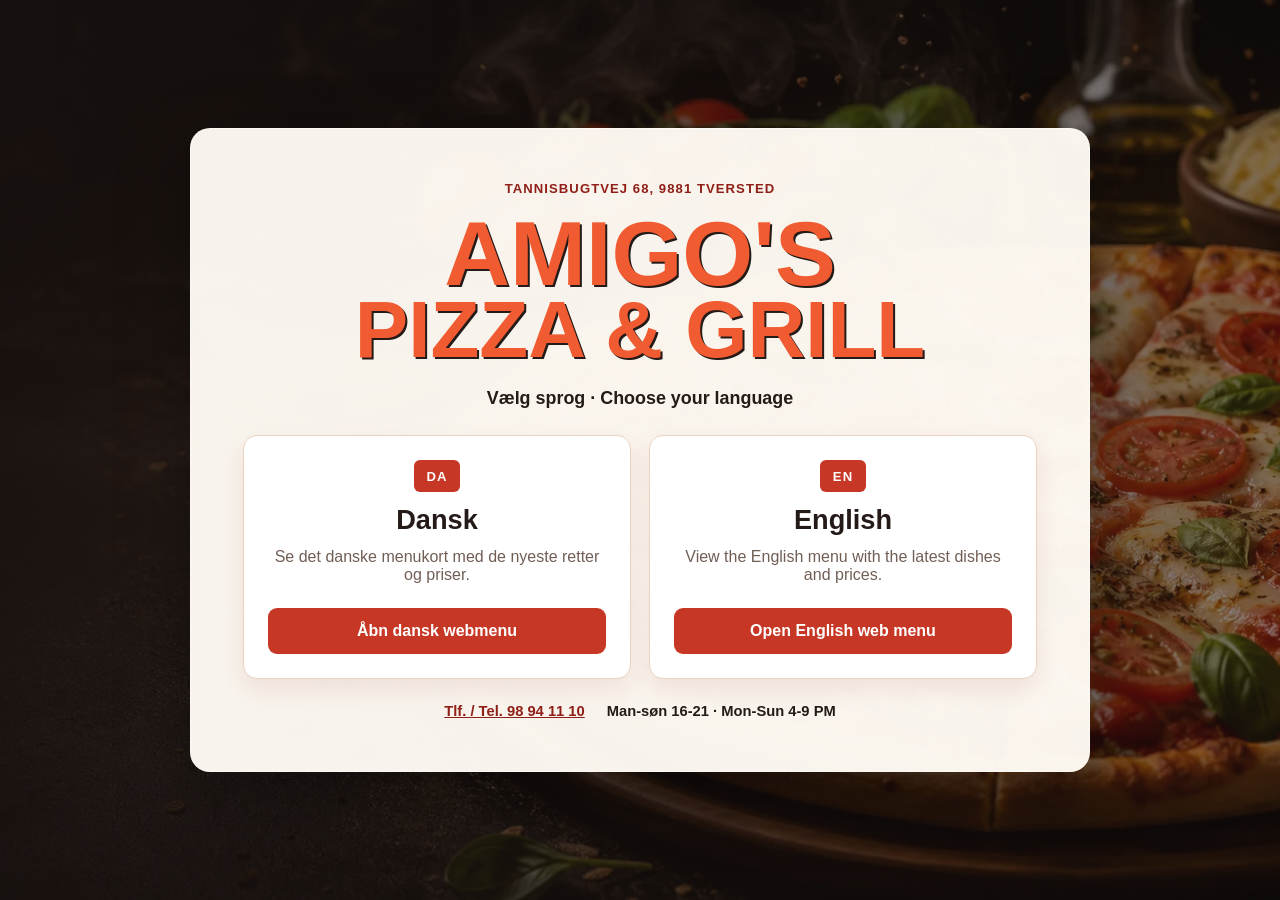
<file: index.html>
<!doctype html>
<html lang="da">
  <head>
    <meta charset="utf-8">
    <meta name="viewport" content="width=device-width, initial-scale=1">
    <meta name="theme-color" content="#211a18">
    <title>Amigo's Pizza & Grill | Vælg sprog</title>
    <meta
      name="description"
      content="Vælg dansk eller engelsk menukort for Amigo's Pizza & Grill i Tversted."
    >
    <link rel="preload" as="image" href="assets/hero-pizza.webp" type="image/webp">
    <link rel="stylesheet" href="styles.css">
  </head>
  <body>
    <main class="language-page">
      <div class="language-page__image" aria-hidden="true"></div>
      <section class="language-card" aria-labelledby="page-title">
        <p class="address">Tannisbugtvej 68, 9881 Tversted</p>
        <h1 id="page-title"><span>Amigo's</span> Pizza &amp; Grill</h1>
        <p class="intro">Vælg sprog · Choose your language</p>

        <div class="language-options">
          <article class="language-option">
            <span class="language-code">DA</span>
            <h2>Dansk</h2>
            <p>Se det danske menukort med de nyeste retter og priser.</p>
            <a class="primary-link" href="da/">Åbn dansk webmenu</a>
          </article>

          <article class="language-option" lang="en">
            <span class="language-code">EN</span>
            <h2>English</h2>
            <p>View the English menu with the latest dishes and prices.</p>
            <a class="primary-link" href="en/">Open English web menu</a>
          </article>
        </div>

        <div class="quick-contact">
          <a href="tel:+4598941110">Tlf. / Tel. 98 94 11 10</a>
          <span>Man-søn 16-21 · Mon-Sun 4-9 PM</span>
        </div>
      </section>
    </main>
  </body>
</html>
</file>
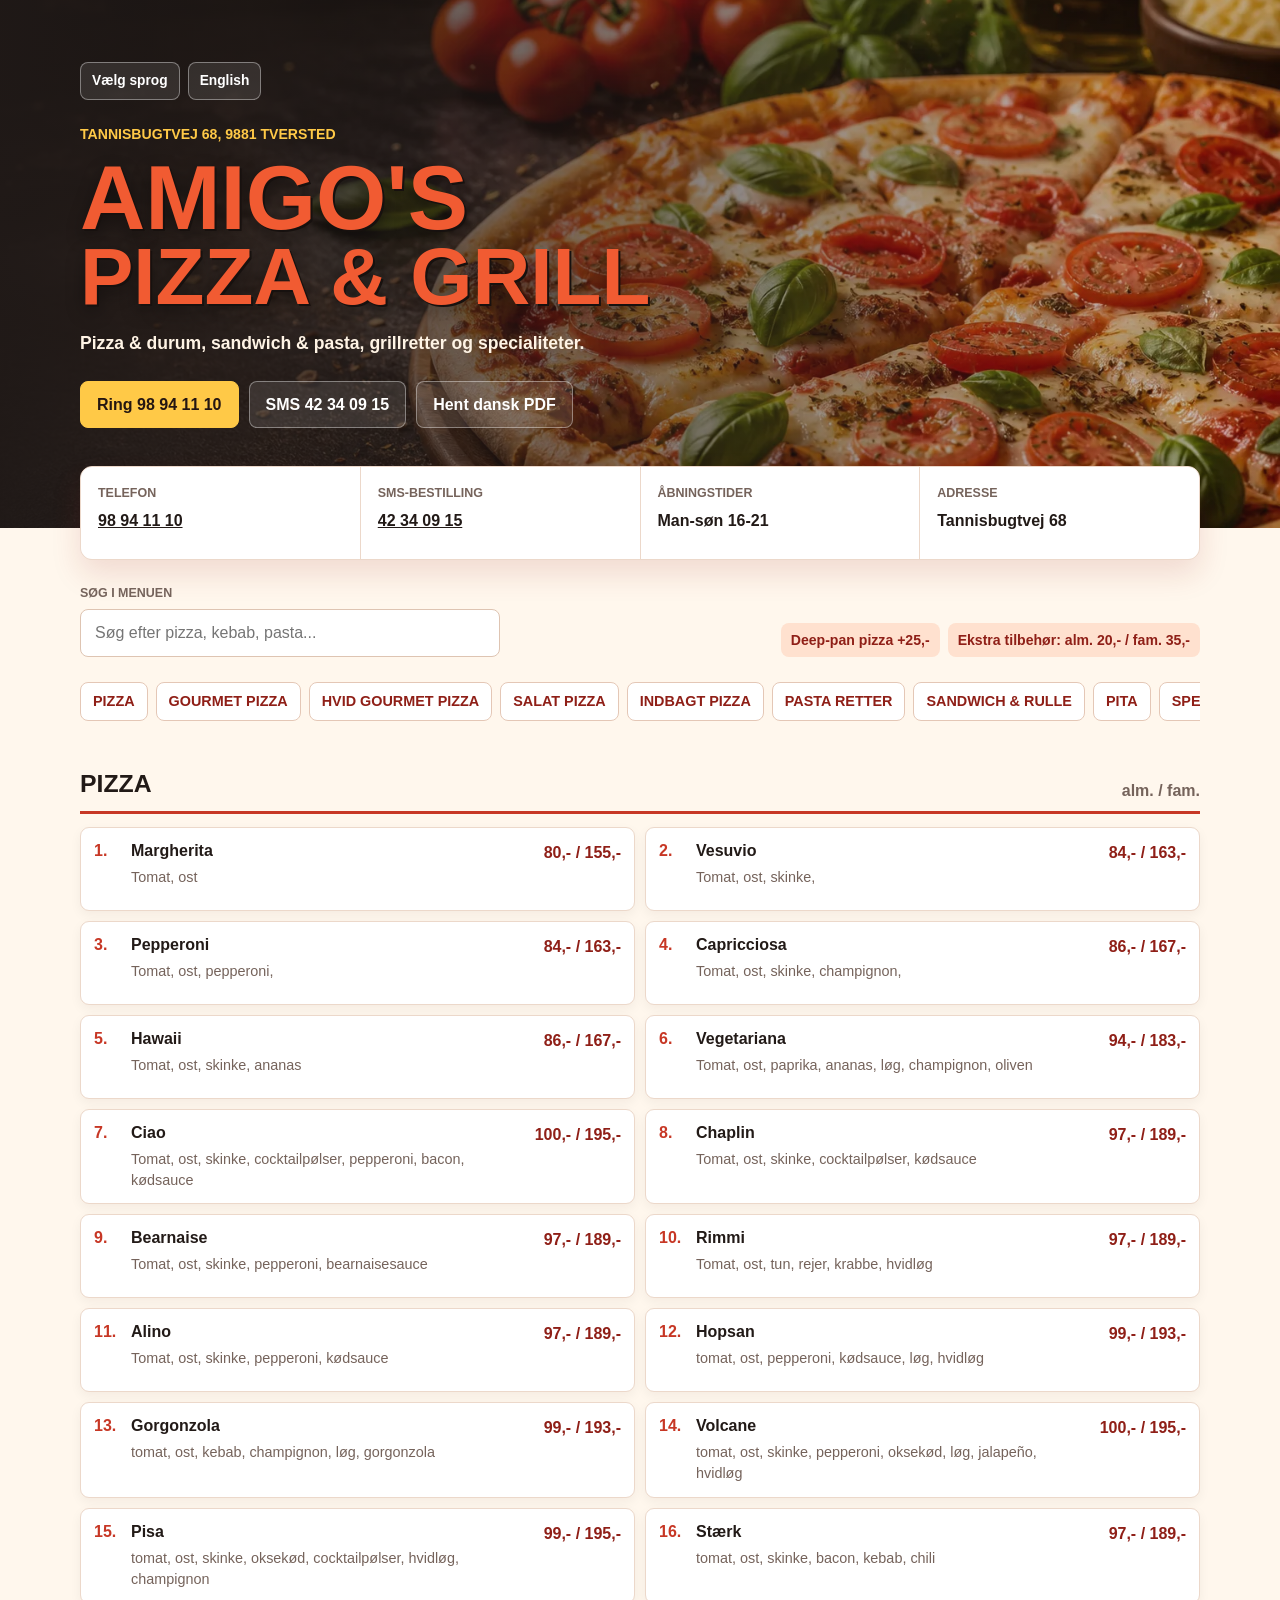
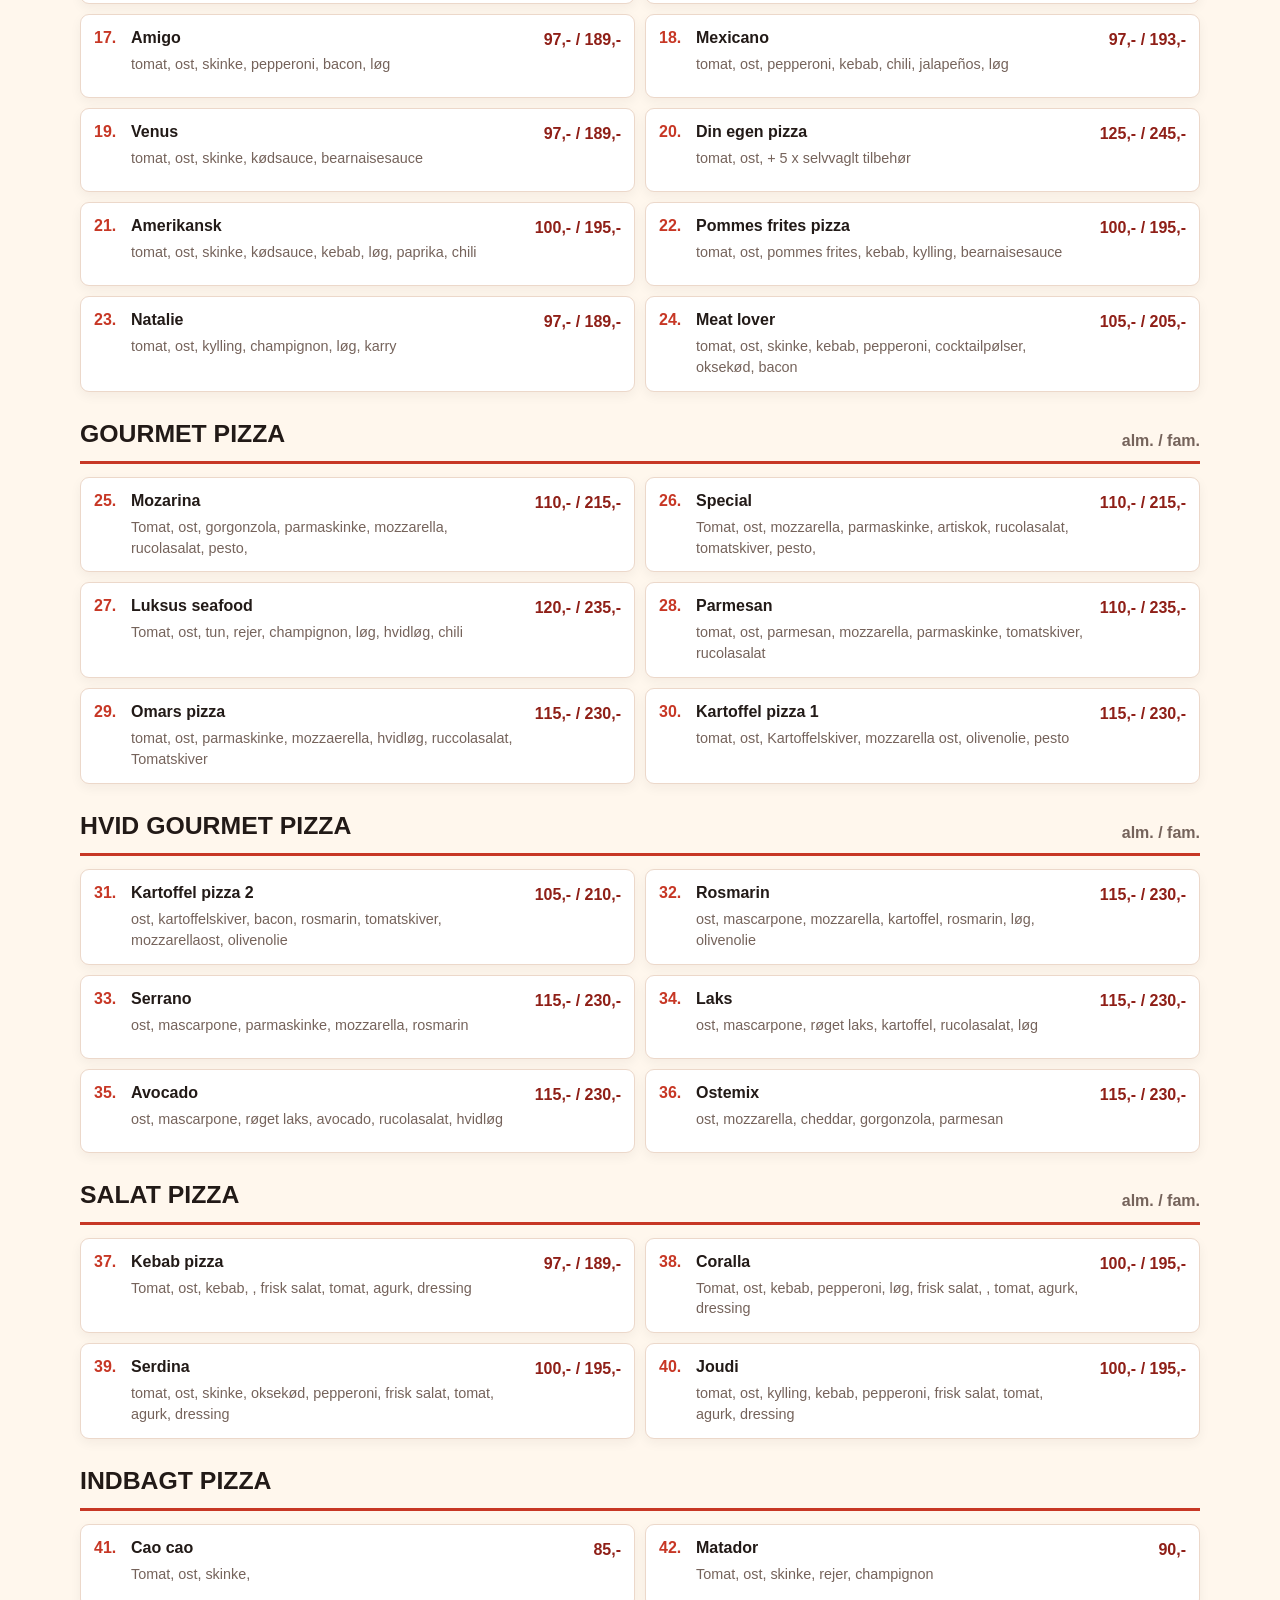
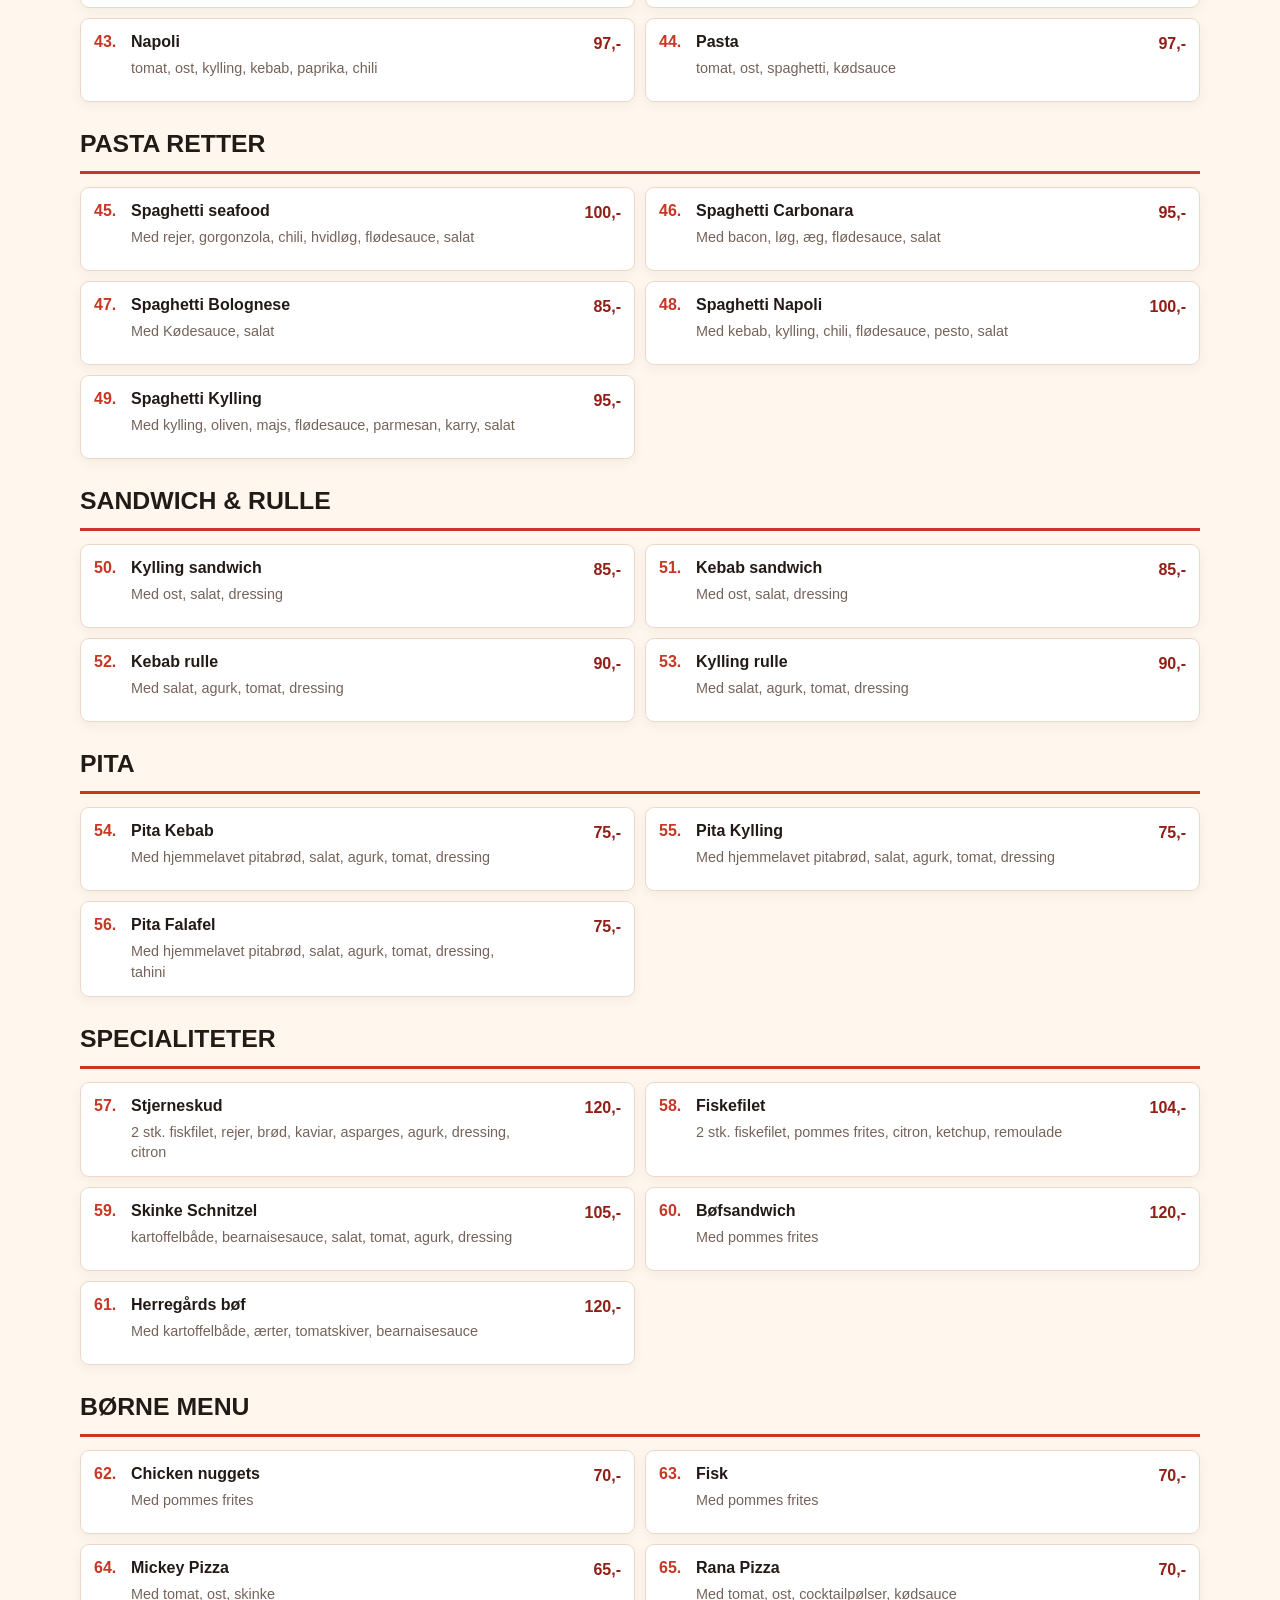
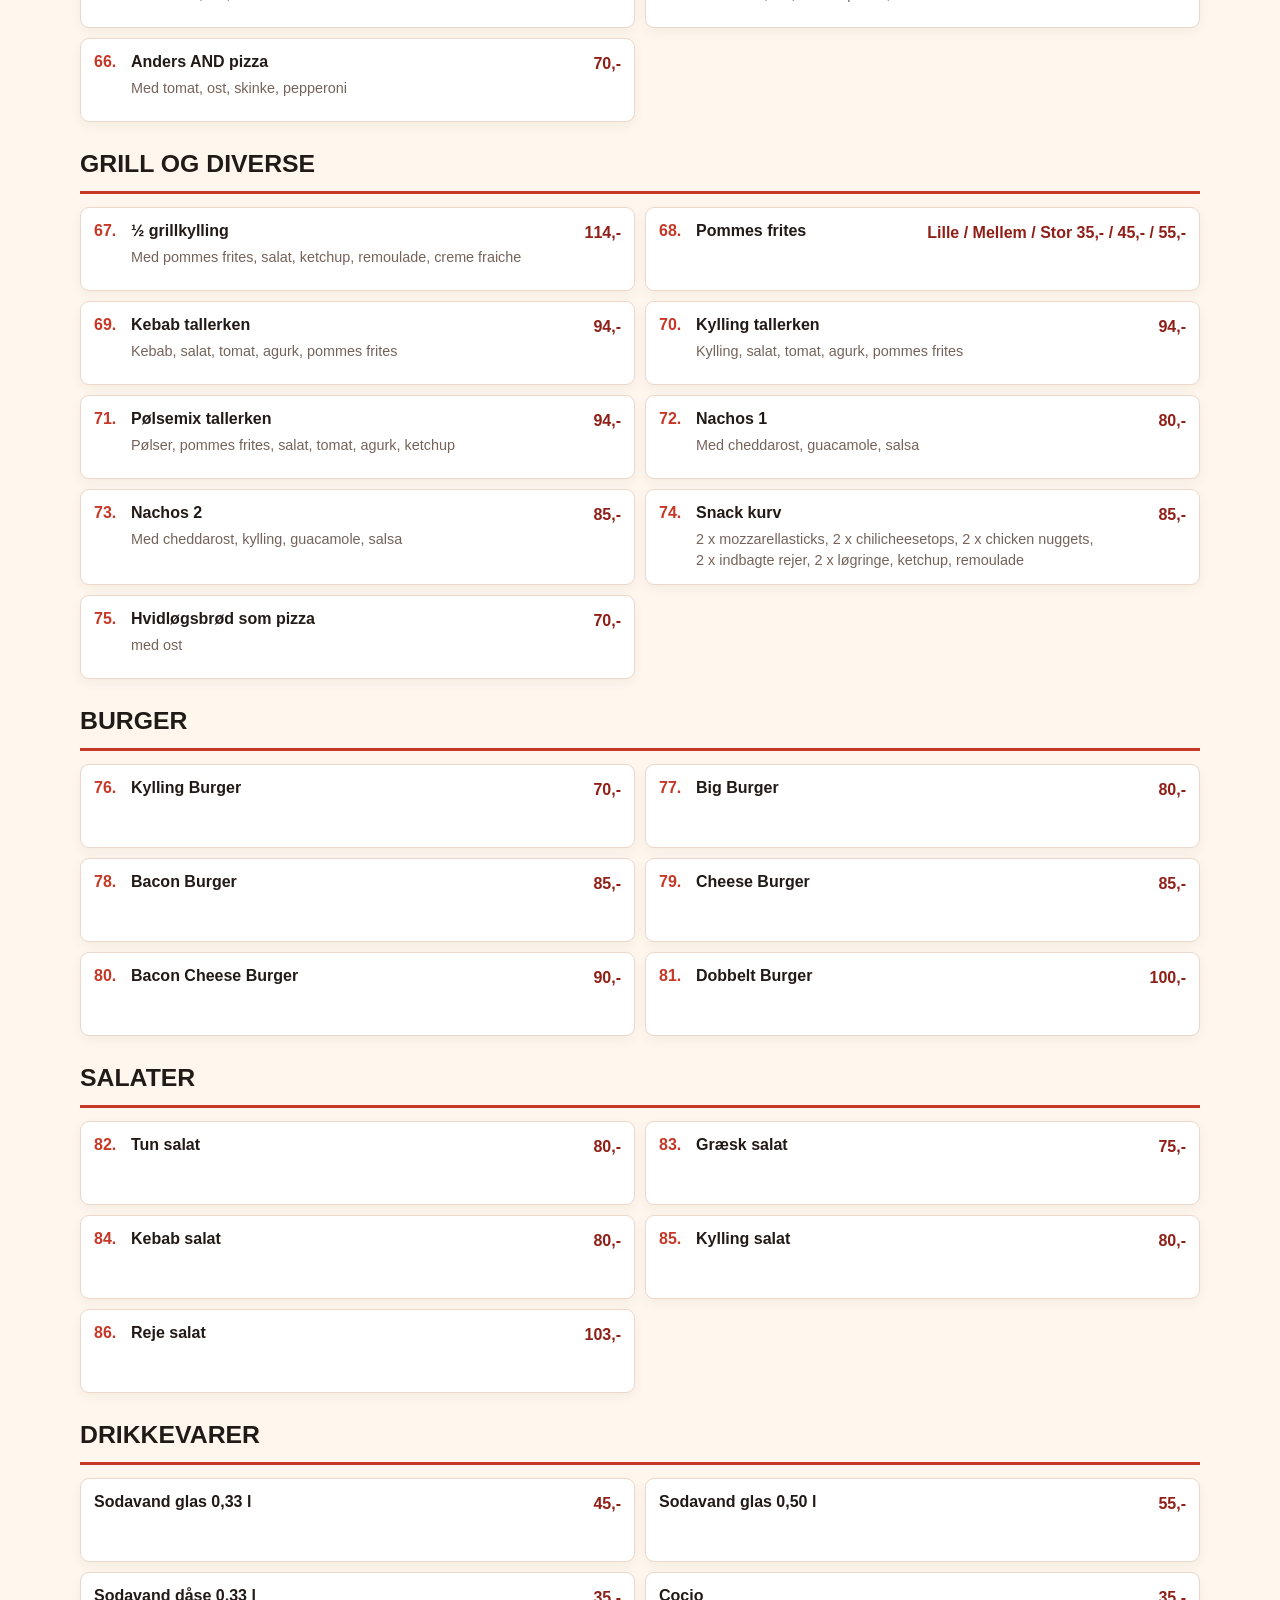
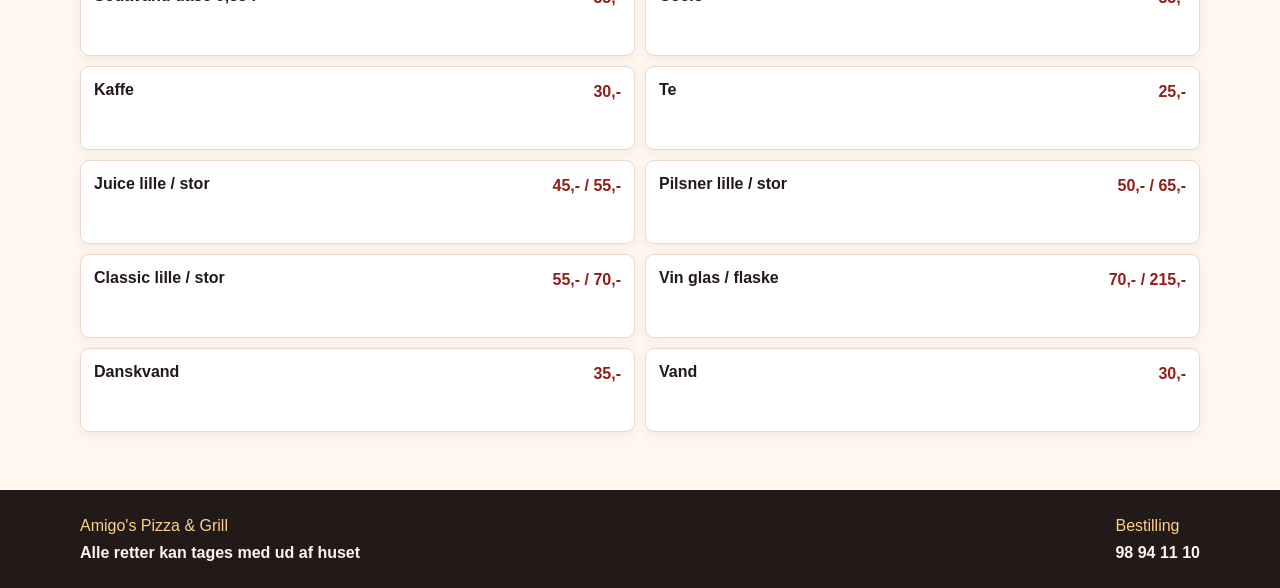
<file: da/index.html>
<!doctype html>
<html lang="da">
  <head>
    <meta charset="utf-8">
    <meta name="viewport" content="width=device-width, initial-scale=1">
    <meta name="theme-color" content="#211a18">
    <title>Amigo's Pizza & Grill | Dansk menu</title>
    <meta name="description" content="Dansk menukort for Amigo's Pizza & Grill i Tversted.">
    <link rel="stylesheet" href="../menu.css">
  </head>
<body data-language="da" data-menu-data="../data/da-20260703-bofsandwich.json">
    <header class="hero">
      <div class="hero__image" aria-hidden="true"></div>
      <div class="hero__content">
        <div class="top-links">
          <a href="../">Vælg sprog</a>
          <a href="../en/" lang="en">English</a>
        </div>
        <p class="eyebrow">Tannisbugtvej 68, 9881 Tversted</p>
        <h1><span>Amigo's</span> Pizza &amp; Grill</h1>
        <p class="hero__text">Pizza &amp; durum, sandwich &amp; pasta, grillretter og specialiteter.</p>
        <div class="hero__actions">
          <a class="button button--primary" href="tel:+4598941110">Ring 98 94 11 10</a>
          <a class="button" href="sms:+4542340915">SMS 42 34 09 15</a>
          <a class="button" href="../menu-da-20260703-bofsandwich.pdf">Hent dansk PDF</a>
        </div>
      </div>
    </header>

    <main>
      <section class="info-strip" aria-label="Restaurantinformation">
        <article><span>Telefon</span><strong><a href="tel:+4598941110">98 94 11 10</a></strong></article>
        <article><span>SMS-bestilling</span><strong><a href="sms:+4542340915">42 34 09 15</a></strong></article>
        <article><span>Åbningstider</span><strong>Man-søn 16-21</strong></article>
        <article><span>Adresse</span><strong>Tannisbugtvej 68</strong></article>
      </section>

      <section class="toolbar" aria-label="Find retter">
        <label class="search">
          <span>Søg i menuen</span>
          <input id="menu-search" type="search" placeholder="Søg efter pizza, kebab, pasta..." autocomplete="off">
        </label>
        <div class="notice-list">
          <span>Deep-pan pizza +25,-</span>
          <span>Ekstra tilbehør: alm. 20,- / fam. 35,-</span>
        </div>
      </section>

      <nav id="category-nav" class="category-nav" aria-label="Kategorier"></nav>
      <section id="menu-root" class="menu-root" aria-live="polite"></section>
    </main>

    <footer class="footer">
      <div><span>Amigo's Pizza &amp; Grill</span><strong>Alle retter kan tages med ud af huset</strong></div>
      <div><span>Bestilling</span><strong>98 94 11 10</strong></div>
    </footer>
    <script src="../menu.js"></script>
  </body>
</html>
</file>
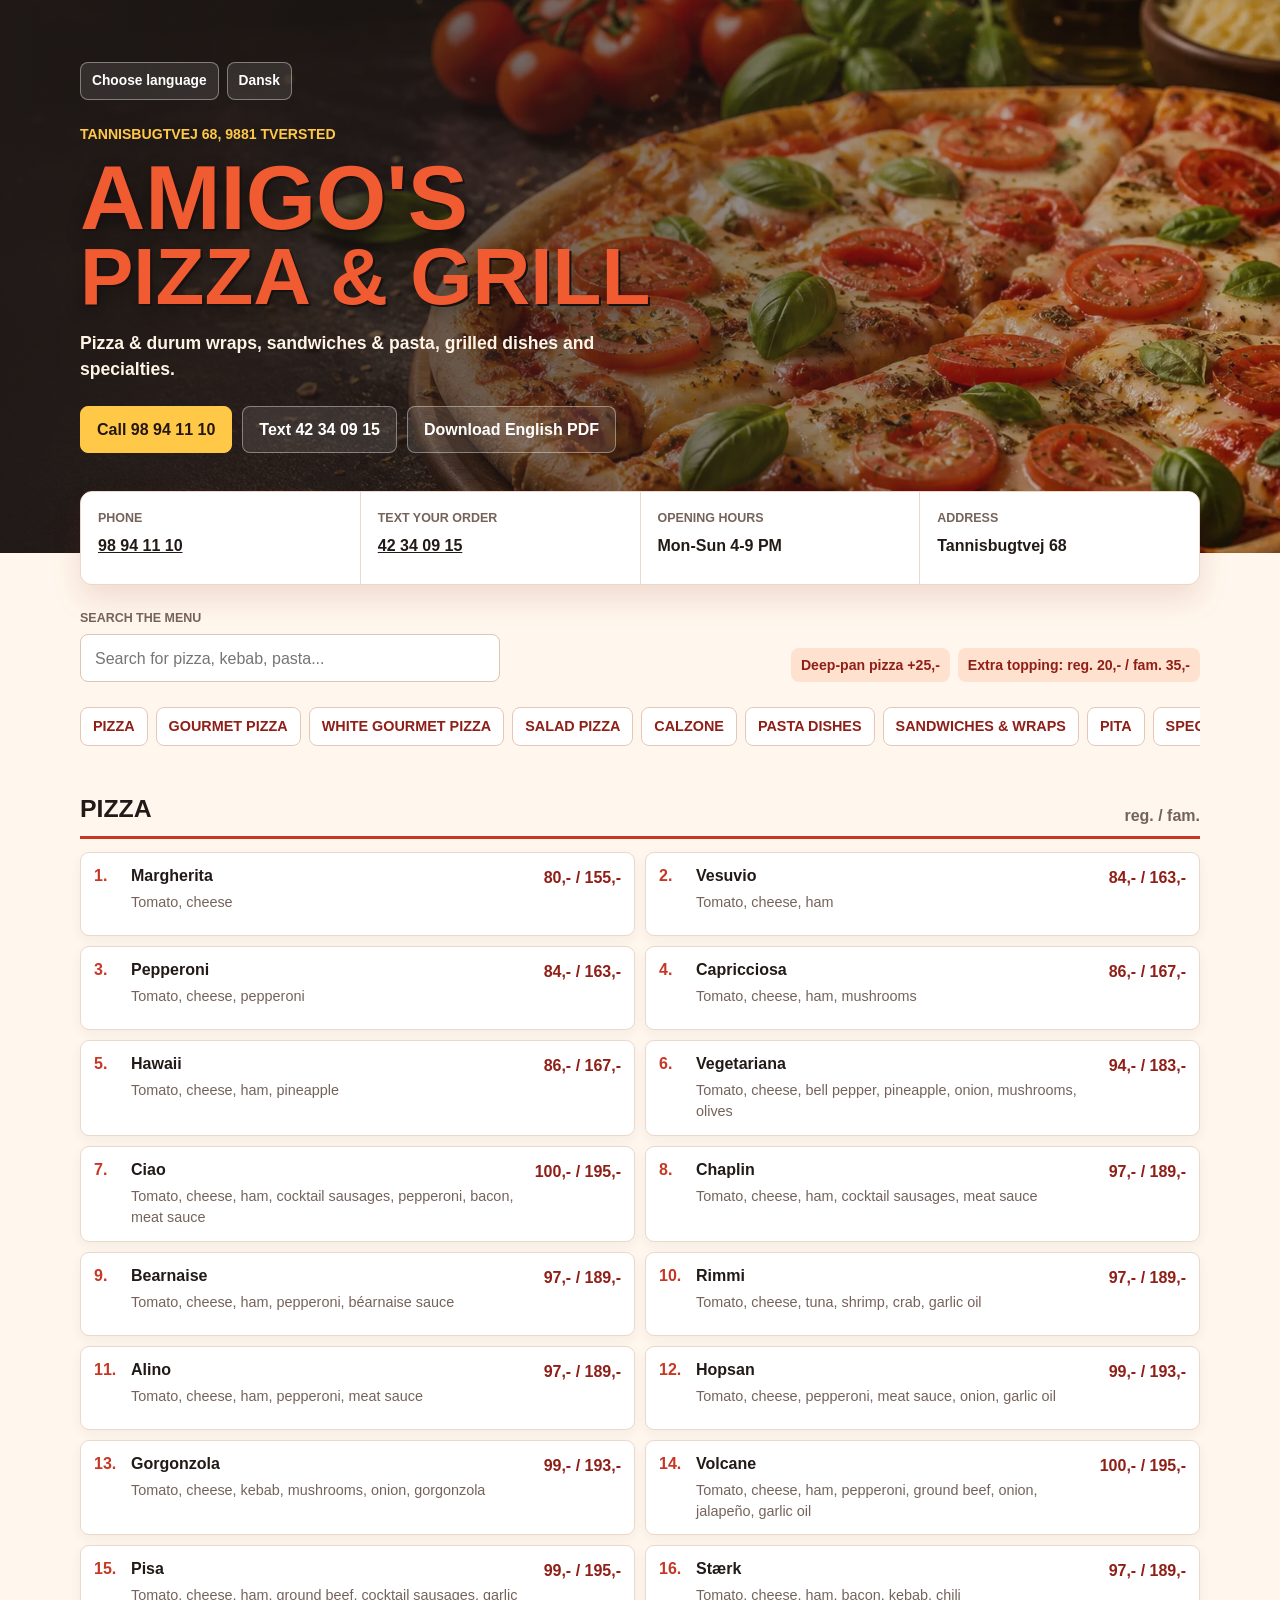
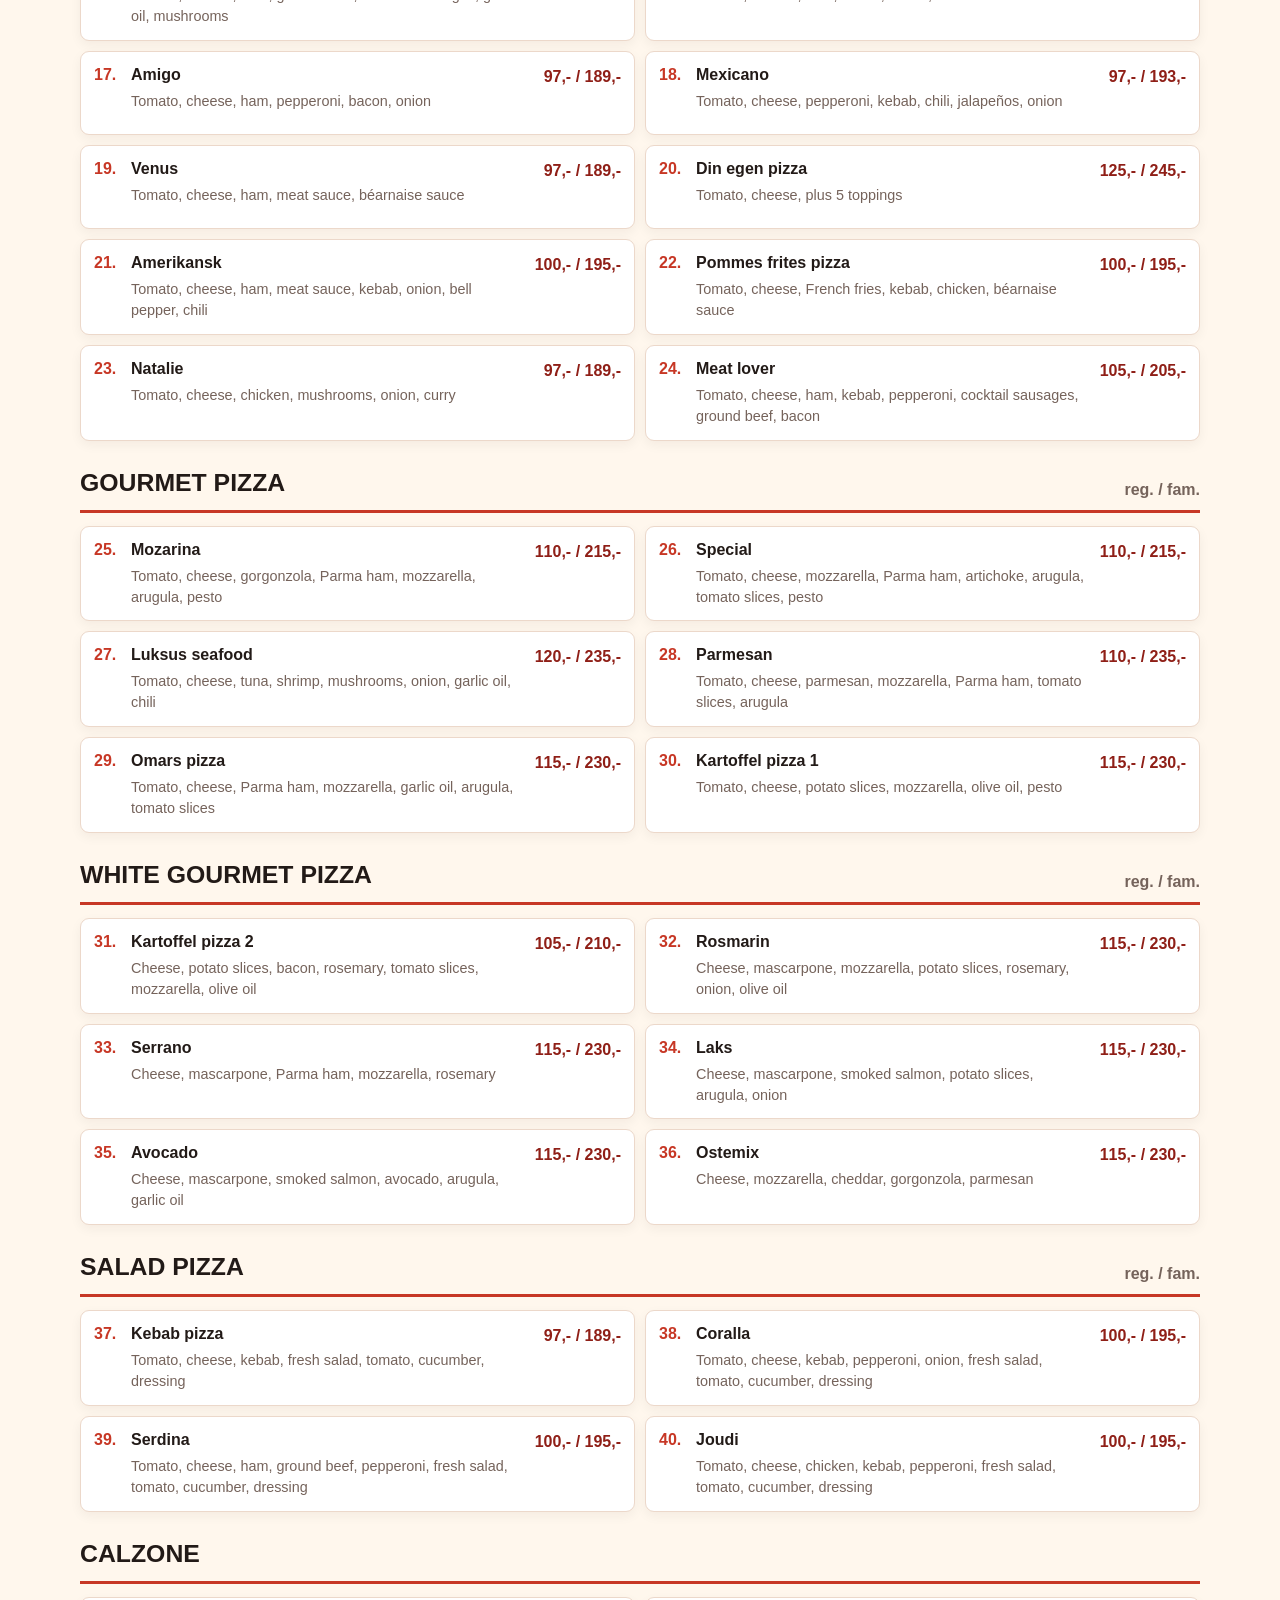
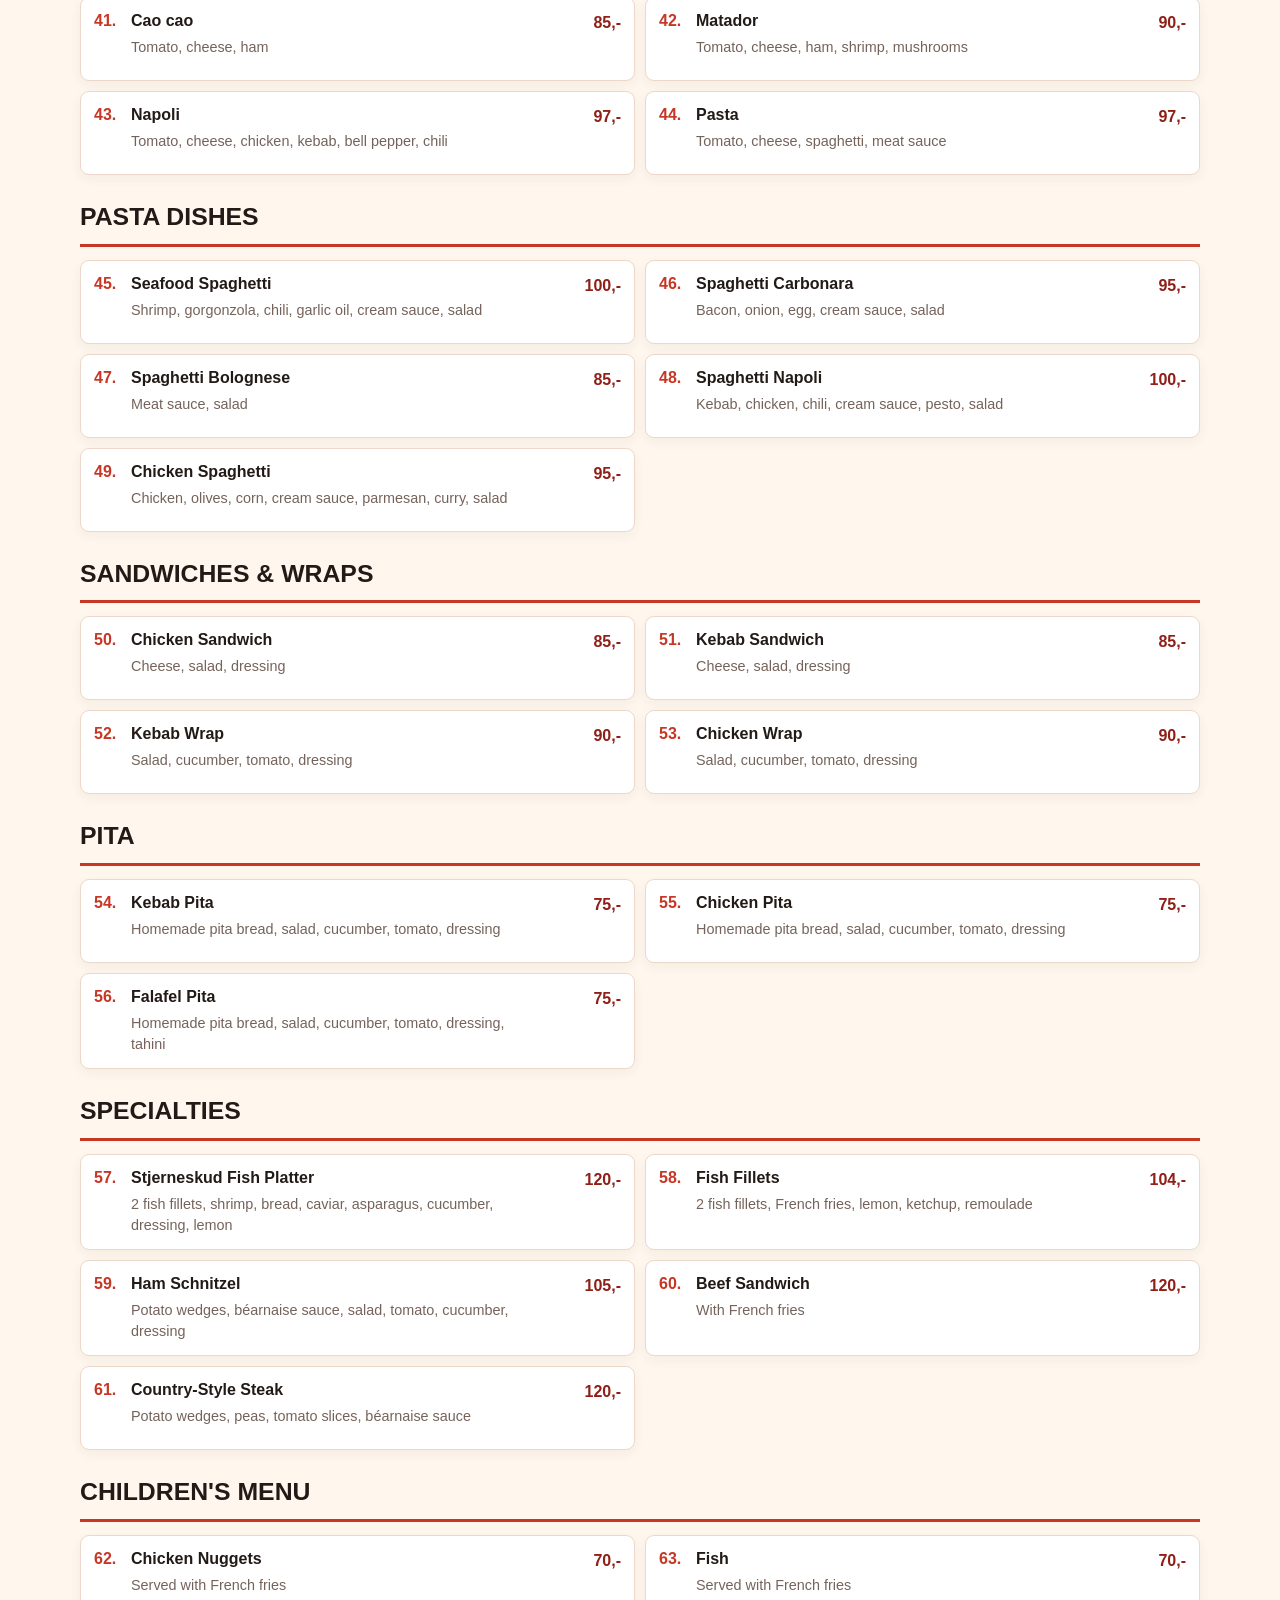
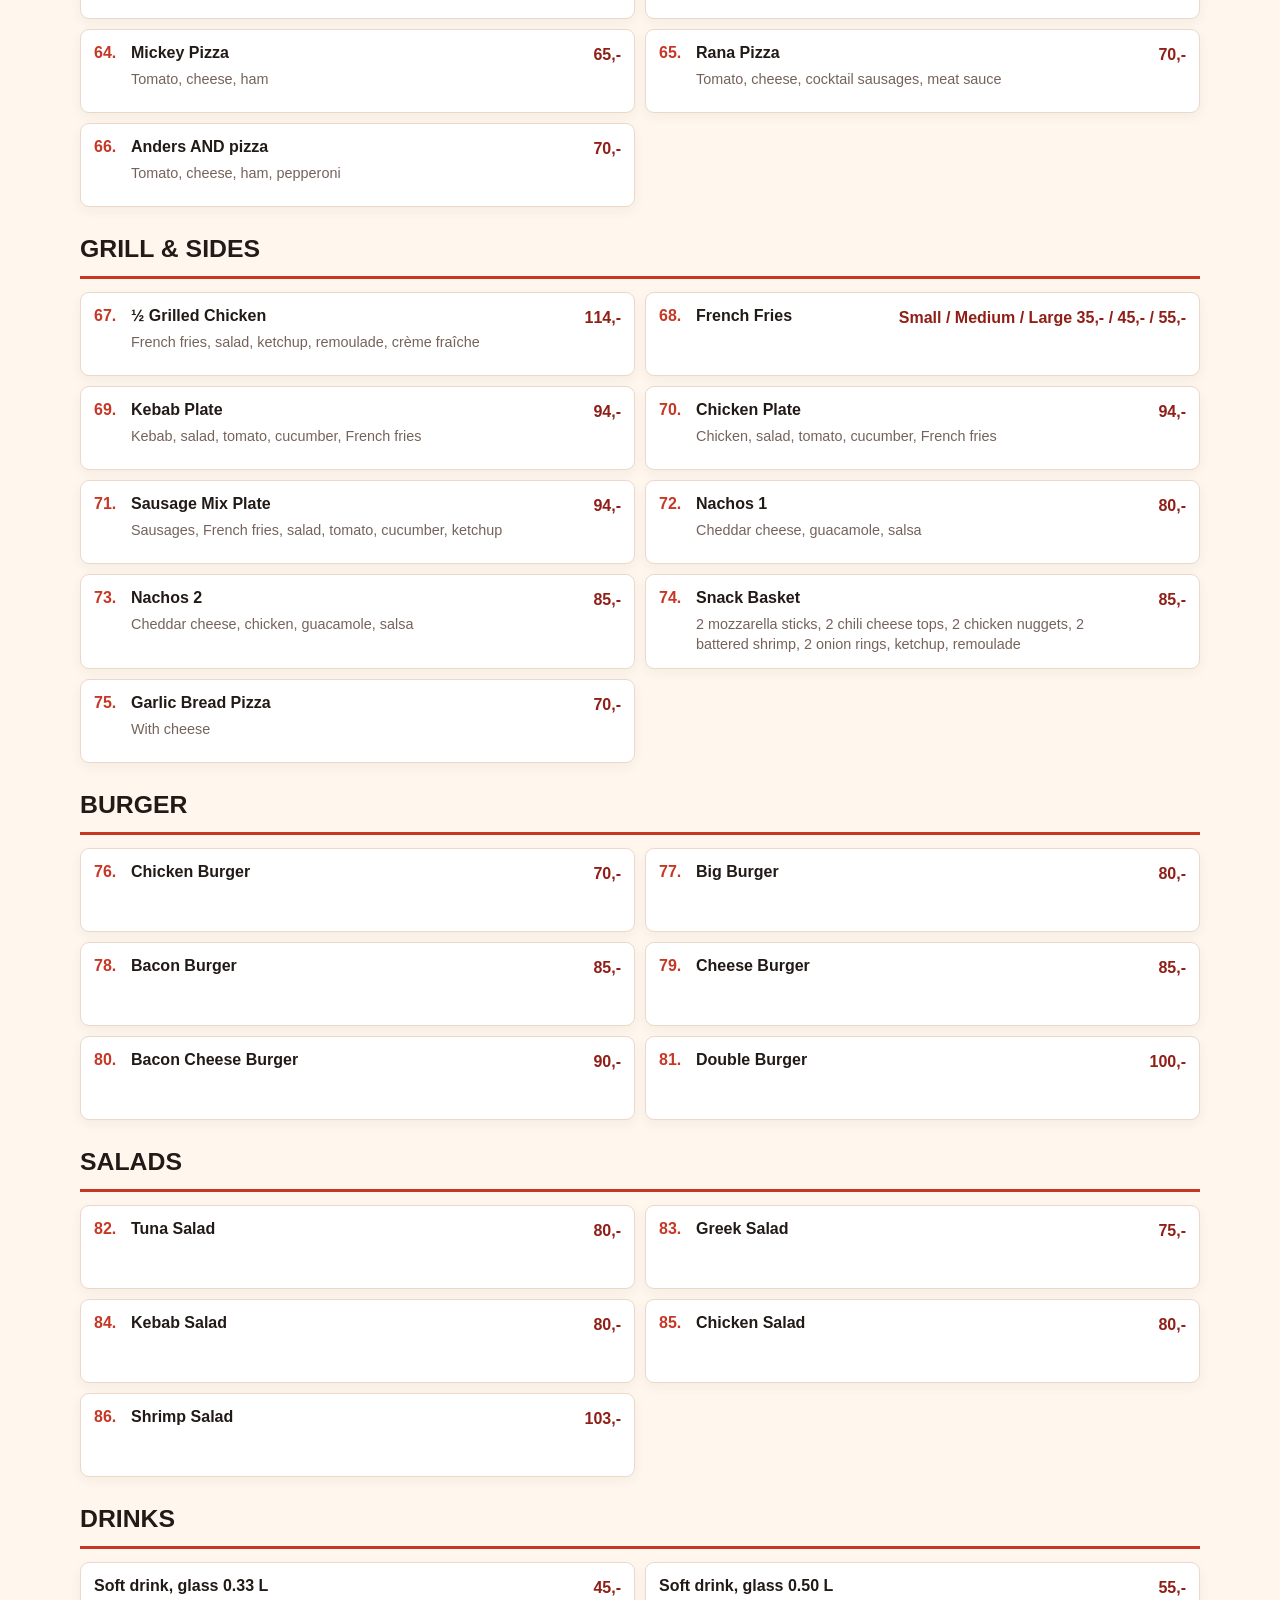
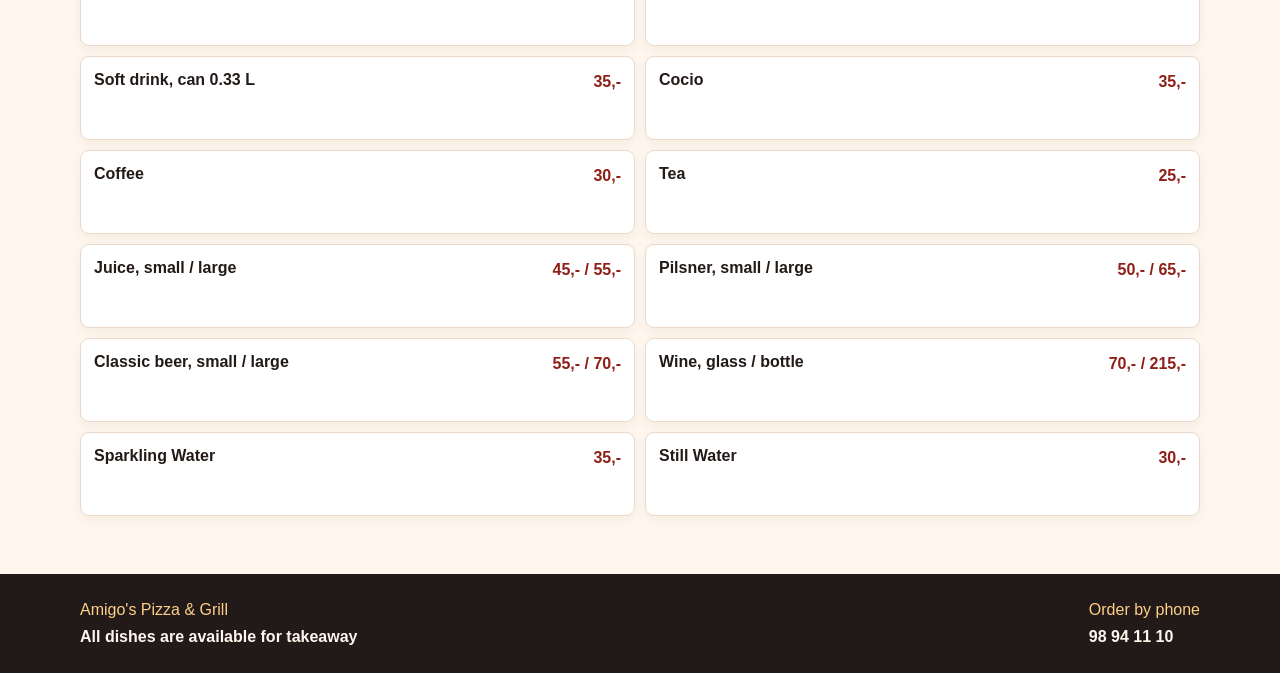
<file: en/index.html>
<!doctype html>
<html lang="en">
  <head>
    <meta charset="utf-8">
    <meta name="viewport" content="width=device-width, initial-scale=1">
    <meta name="theme-color" content="#211a18">
    <title>Amigo's Pizza & Grill | English menu</title>
    <meta name="description" content="English menu for Amigo's Pizza & Grill in Tversted.">
    <link rel="stylesheet" href="../menu.css">
  </head>
<body data-language="en" data-menu-data="../data/en-20260703-bofsandwich.json">
    <header class="hero">
      <div class="hero__image" aria-hidden="true"></div>
      <div class="hero__content">
        <div class="top-links">
          <a href="../">Choose language</a>
          <a href="../da/" lang="da">Dansk</a>
        </div>
        <p class="eyebrow">Tannisbugtvej 68, 9881 Tversted</p>
        <h1><span>Amigo's</span> Pizza &amp; Grill</h1>
        <p class="hero__text">Pizza &amp; durum wraps, sandwiches &amp; pasta, grilled dishes and specialties.</p>
        <div class="hero__actions">
          <a class="button button--primary" href="tel:+4598941110">Call 98 94 11 10</a>
          <a class="button" href="sms:+4542340915">Text 42 34 09 15</a>
          <a class="button" href="../menu-en-20260703-bofsandwich.pdf">Download English PDF</a>
        </div>
      </div>
    </header>

    <main>
      <section class="info-strip" aria-label="Restaurant information">
        <article><span>Phone</span><strong><a href="tel:+4598941110">98 94 11 10</a></strong></article>
        <article><span>Text your order</span><strong><a href="sms:+4542340915">42 34 09 15</a></strong></article>
        <article><span>Opening hours</span><strong>Mon-Sun 4-9 PM</strong></article>
        <article><span>Address</span><strong>Tannisbugtvej 68</strong></article>
      </section>

      <section class="toolbar" aria-label="Find dishes">
        <label class="search">
          <span>Search the menu</span>
          <input id="menu-search" type="search" placeholder="Search for pizza, kebab, pasta..." autocomplete="off">
        </label>
        <div class="notice-list">
          <span>Deep-pan pizza +25,-</span>
          <span>Extra topping: reg. 20,- / fam. 35,-</span>
        </div>
      </section>

      <nav id="category-nav" class="category-nav" aria-label="Categories"></nav>
      <section id="menu-root" class="menu-root" aria-live="polite"></section>
    </main>

    <footer class="footer">
      <div><span>Amigo's Pizza &amp; Grill</span><strong>All dishes are available for takeaway</strong></div>
      <div><span>Order by phone</span><strong>98 94 11 10</strong></div>
    </footer>
    <script src="../menu.js"></script>
  </body>
</html>
</file>
<file: styles.css>
:root {
  --ink: #241a17;
  --red: #c73725;
  --red-dark: #8f1f17;
  --orange: #f15b32;
  --gold: #ffc947;
  --cream: #fff4e4;
  --paper: rgba(255, 251, 244, 0.97);
  --line: #ead3c3;
}

* {
  box-sizing: border-box;
}

body {
  margin: 0;
  color: var(--ink);
  background: #1f1816;
  font-family: Arial, Helvetica, sans-serif;
}

.language-page {
  position: relative;
  min-height: 100vh;
  display: grid;
  place-items: center;
  overflow: hidden;
  padding: 28px 16px;
}

.language-page__image {
  position: absolute;
  inset: 0;
  background:
    linear-gradient(90deg, rgba(25, 18, 16, 0.88), rgba(25, 18, 16, 0.5)),
    image-set(
      url("assets/hero-pizza.webp") type("image/webp"),
      url("assets/hero-pizza.png") type("image/png")
    );
  background-position: center;
  background-size: cover;
  transform: scale(1.02);
}

.language-card {
  position: relative;
  width: min(900px, 100%);
  padding: clamp(26px, 5vw, 52px);
  border: 1px solid rgba(255, 255, 255, 0.55);
  border-radius: 20px;
  background: var(--paper);
  box-shadow: 0 24px 70px rgba(0, 0, 0, 0.38);
  text-align: center;
}

.address {
  margin: 0 0 16px;
  color: var(--red-dark);
  font-size: 0.82rem;
  font-weight: 900;
  letter-spacing: 0.08em;
  text-transform: uppercase;
}

h1 {
  margin: 0;
  color: var(--orange);
  font-size: clamp(2.5rem, 7vw, 5rem);
  line-height: 0.9;
  text-transform: uppercase;
  text-shadow: 2px 2px 0 var(--ink);
}

h1 span {
  display: block;
  font-size: 1.14em;
}

.intro {
  margin: 22px 0 26px;
  font-size: 1.12rem;
  font-weight: 900;
}

.language-options {
  display: grid;
  grid-template-columns: repeat(2, minmax(0, 1fr));
  gap: 18px;
}

.language-option {
  display: grid;
  gap: 12px;
  padding: 24px;
  border: 1px solid var(--line);
  border-radius: 14px;
  background: #fff;
  box-shadow: 0 10px 24px rgba(143, 31, 23, 0.09);
}

.language-code {
  width: 46px;
  height: 32px;
  display: grid;
  place-items: center;
  margin: auto;
  border-radius: 6px;
  background: var(--red);
  color: #fff;
  font-size: 0.82rem;
  font-weight: 900;
  letter-spacing: 0.08em;
}

h2 {
  margin: 0;
  font-size: 1.7rem;
}

.language-option p {
  min-height: 48px;
  margin: 0;
  color: #715e55;
}

.primary-link,
.pdf-link {
  min-height: 46px;
  display: inline-flex;
  align-items: center;
  justify-content: center;
  border-radius: 9px;
  padding: 11px 14px;
  font-weight: 900;
  text-decoration: none;
}

.primary-link {
  background: var(--red);
  color: #fff;
}

.primary-link:hover,
.primary-link:focus {
  background: var(--red-dark);
}

.pdf-link {
  border: 1px solid var(--line);
  color: var(--red-dark);
  background: var(--cream);
}

.quick-contact {
  display: flex;
  justify-content: center;
  flex-wrap: wrap;
  gap: 10px 22px;
  margin-top: 24px;
  font-size: 0.92rem;
  font-weight: 800;
}

.quick-contact a {
  color: var(--red-dark);
}

@media (max-width: 680px) {
  .language-options {
    grid-template-columns: 1fr;
  }

  .language-option p {
    min-height: 0;
  }
}
</file>
<file: menu.css>
:root {
  --bg: #fff7ed;
  --paper: #ffffff;
  --ink: #221a17;
  --muted: #75635b;
  --line: #ecd8ca;
  --red: #c73725;
  --red-dark: #8f1f17;
  --orange: #f15b32;
  --gold: #ffc947;
  --cream: #fff1dc;
  --charcoal: #211a18;
  --shadow: 0 14px 30px rgba(143, 31, 23, 0.13);
}

* {
  box-sizing: border-box;
}

html {
  scroll-behavior: smooth;
}

body {
  margin: 0;
  color: var(--ink);
  background: var(--bg);
  font-family: Arial, Helvetica, sans-serif;
  line-height: 1.45;
}

a {
  color: inherit;
}

.hero {
  position: relative;
  min-height: 460px;
  display: flex;
  align-items: center;
  overflow: hidden;
  background: var(--charcoal);
}

.hero__image {
  position: absolute;
  inset: 0;
  background:
    linear-gradient(90deg, rgba(33, 26, 24, 0.93), rgba(33, 26, 24, 0.52) 55%, rgba(33, 26, 24, 0.2)),
    image-set(
      url("assets/hero-pizza.webp") type("image/webp"),
      url("assets/hero-pizza.png") type("image/png")
    );
  background-position: center;
  background-size: cover;
}

.hero__content {
  position: relative;
  width: min(1120px, calc(100% - 32px));
  margin: auto;
  padding: 62px 0 100px;
  color: #fff;
}

.top-links {
  display: flex;
  flex-wrap: wrap;
  gap: 8px;
  margin-bottom: 24px;
}

.top-links a {
  border: 1px solid rgba(255, 255, 255, 0.38);
  border-radius: 8px;
  padding: 8px 11px;
  background: rgba(255, 255, 255, 0.1);
  font-size: 0.86rem;
  font-weight: 900;
  text-decoration: none;
}

.eyebrow {
  margin: 0 0 12px;
  color: var(--gold);
  font-size: 0.88rem;
  font-weight: 900;
  text-transform: uppercase;
}

h1 {
  max-width: 720px;
  margin: 0;
  color: var(--orange);
  font-size: clamp(3rem, 8vw, 5rem);
  line-height: 0.92;
  text-transform: uppercase;
  text-shadow: 2px 2px 0 #17110f, 0 7px 18px rgba(0, 0, 0, 0.4);
}

h1 span {
  display: block;
  font-size: 1.13em;
}

.hero__text {
  max-width: 600px;
  margin: 18px 0 0;
  color: #fff4e5;
  font-size: 1.1rem;
  font-weight: 800;
}

.hero__actions {
  display: flex;
  flex-wrap: wrap;
  gap: 10px;
  margin-top: 24px;
}

.button {
  min-height: 45px;
  display: inline-flex;
  align-items: center;
  justify-content: center;
  border: 1px solid rgba(255, 255, 255, 0.38);
  border-radius: 8px;
  padding: 11px 16px;
  color: #fff;
  background: rgba(255, 255, 255, 0.1);
  font-weight: 900;
  text-decoration: none;
}

.button--primary {
  border-color: var(--gold);
  background: var(--gold);
  color: #241612;
}

main {
  position: relative;
  z-index: 2;
  width: min(1120px, calc(100% - 28px));
  margin: -62px auto 0;
}

.info-strip {
  display: grid;
  grid-template-columns: repeat(4, 1fr);
  gap: 1px;
  overflow: hidden;
  border: 1px solid var(--line);
  border-radius: 12px;
  background: var(--line);
  box-shadow: var(--shadow);
}

.info-strip article {
  min-height: 92px;
  padding: 17px;
  background: var(--paper);
}

.info-strip span,
.search span {
  display: block;
  color: var(--muted);
  font-size: 0.78rem;
  font-weight: 900;
  text-transform: uppercase;
}

.info-strip strong {
  display: block;
  margin-top: 7px;
}

.toolbar {
  display: grid;
  grid-template-columns: minmax(260px, 420px) 1fr;
  gap: 18px;
  align-items: end;
  margin-top: 24px;
}

.search input {
  width: 100%;
  min-height: 48px;
  margin-top: 7px;
  border: 1px solid #dec4b2;
  border-radius: 8px;
  padding: 0 14px;
  background: var(--paper);
  color: var(--ink);
  font: inherit;
}

.notice-list {
  display: flex;
  flex-wrap: wrap;
  justify-content: flex-end;
  gap: 8px;
}

.notice-list span {
  border-radius: 8px;
  padding: 7px 10px;
  background: #ffe1cf;
  color: var(--red-dark);
  font-size: 0.88rem;
  font-weight: 900;
}

.category-nav {
  position: sticky;
  top: 0;
  z-index: 5;
  display: flex;
  gap: 8px;
  overflow-x: auto;
  padding: 13px 0;
  margin-top: 12px;
  background: rgba(255, 247, 237, 0.96);
  backdrop-filter: blur(9px);
}

.category-nav a {
  flex: 0 0 auto;
  border: 1px solid #e4c7b6;
  border-radius: 8px;
  padding: 8px 12px;
  background: var(--paper);
  color: var(--red-dark);
  font-size: 0.9rem;
  font-weight: 900;
  text-decoration: none;
  white-space: nowrap;
}

.menu-root {
  padding: 8px 0 58px;
}

.menu-section {
  scroll-margin-top: 70px;
  padding-top: 24px;
}

.section-heading {
  display: flex;
  align-items: end;
  justify-content: space-between;
  gap: 16px;
  margin-bottom: 13px;
  border-bottom: 3px solid var(--red);
  padding-bottom: 9px;
}

.section-heading h2 {
  margin: 0;
  font-size: 1.55rem;
  text-transform: uppercase;
}

.section-heading span {
  color: var(--muted);
  font-weight: 800;
  white-space: nowrap;
}

.items {
  display: grid;
  grid-template-columns: repeat(2, minmax(0, 1fr));
  gap: 10px;
}

.menu-item {
  display: grid;
  grid-template-columns: minmax(0, 1fr) auto;
  gap: 14px;
  min-height: 84px;
  padding: 13px;
  border: 1px solid var(--line);
  border-radius: 9px;
  background: var(--paper);
  box-shadow: 0 4px 12px rgba(33, 26, 24, 0.05);
}

.item-title {
  display: flex;
  gap: 7px;
  align-items: baseline;
  margin: 0;
  font-size: 1rem;
  line-height: 1.25;
}

.item-number {
  flex: 0 0 auto;
  min-width: 30px;
  color: var(--red);
  font-weight: 900;
}

.item-name,
.item-price {
  font-weight: 900;
}

.item-desc {
  margin: 6px 0 0 37px;
  color: var(--muted);
  font-size: 0.9rem;
}

.item-price {
  min-width: 78px;
  color: var(--red-dark);
  text-align: right;
  white-space: nowrap;
}

.empty,
.loading {
  margin: 26px 0 70px;
  padding: 22px;
  border: 1px solid var(--line);
  border-radius: 9px;
  background: var(--paper);
  color: var(--muted);
}

.footer {
  display: flex;
  justify-content: space-between;
  gap: 20px;
  padding: 24px max(16px, calc((100vw - 1120px) / 2));
  background: var(--charcoal);
  color: #fff7ed;
}

.footer div {
  display: grid;
  gap: 4px;
}

.footer span {
  color: #ffcf8a;
}

@media (max-width: 900px) {
  .info-strip,
  .toolbar,
  .items {
    grid-template-columns: 1fr;
  }

  .notice-list {
    justify-content: flex-start;
  }
}

@media (max-width: 640px) {
  .hero {
    min-height: 500px;
  }

  .hero__content {
    width: calc(100% - 24px);
    padding: 48px 0 94px;
  }

  .button {
    width: 100%;
  }

  main {
    width: min(100% - 20px, 680px);
  }

  .menu-item {
    grid-template-columns: 1fr;
    gap: 7px;
  }

  .item-price {
    margin-left: 37px;
    text-align: left;
  }

  .section-heading {
    display: block;
  }

  .section-heading span {
    display: block;
    margin-top: 3px;
  }

  .footer {
    display: grid;
  }
}
</file>
